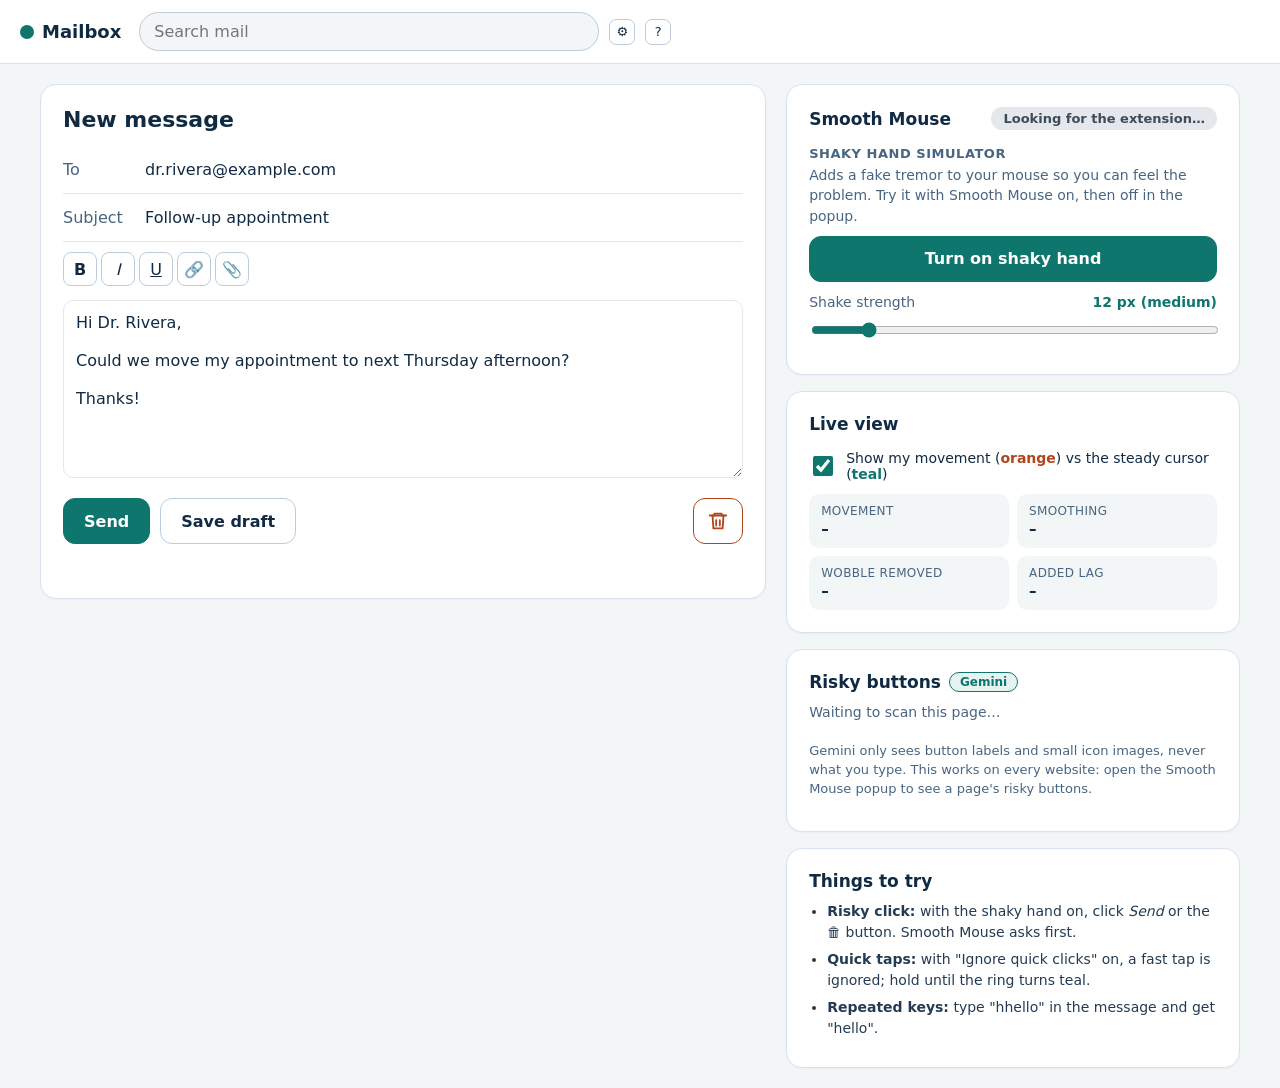
<file: demo/index.html>
<!doctype html>
<html lang="en">
<head>
  <meta charset="utf-8">
  <meta name="viewport" content="width=device-width, initial-scale=1">
  <!-- Tells the Smooth Mouse content script this is the demo page (live metrics, scan panel). -->
  <meta name="smooth-mouse-demo" content="1">
  <title>Smooth Mouse demo</title>
  <link rel="stylesheet" href="demo.css">
</head>
<body>
  <header class="topbar">
    <span class="logo"><span class="logo-dot" aria-hidden="true"></span>Mailbox</span>
    <label class="search">
      <span class="visually-hidden">Search mail</span>
      <input type="search" placeholder="Search mail">
    </label>
    <!-- Deliberately tiny icon buttons: realistic, hard-to-hit targets. -->
    <button class="tiny" aria-label="Settings" title="Settings">⚙</button>
    <button class="tiny" aria-label="Help" title="Help">?</button>
  </header>

  <main class="layout">
    <form id="compose" class="card compose" aria-labelledby="compose-title" autocomplete="off">
      <h1 id="compose-title">New message</h1>

      <label class="field">
        <span>To</span>
        <input id="to" type="text" value="dr.rivera@example.com">
      </label>
      <label class="field">
        <span>Subject</span>
        <input id="subject" type="text" value="Follow-up appointment">
      </label>

      <!-- Small formatting toolbar: mixed-size targets on purpose. -->
      <div class="toolbar" role="toolbar" aria-label="Formatting">
        <button type="button" class="small" aria-label="Bold"><b>B</b></button>
        <button type="button" class="small" aria-label="Italic"><i>I</i></button>
        <button type="button" class="small" aria-label="Underline"><u>U</u></button>
        <button type="button" class="small" aria-label="Insert link">🔗</button>
        <button type="button" class="small" aria-label="Attach file">📎</button>
      </div>

      <label class="field body-field">
        <span class="visually-hidden">Message body</span>
        <textarea id="body" rows="8">Hi Dr. Rivera,

Could we move my appointment to next Thursday afternoon?

Thanks!</textarea>
      </label>

      <div class="actions">
        <button type="submit" id="send" class="btn primary">Send</button>
        <button type="button" id="save" class="btn">Save draft</button>
        <span class="spacer"></span>
        <!-- Icon-only button with no text or label: the word list can't tell what it
             does, but Gemini (looking at the icon) can. -->
        <button type="button" id="discard" class="btn icon-btn danger">
          <svg width="22" height="22" viewBox="0 0 24 24" fill="none" stroke="currentColor" stroke-width="2" stroke-linecap="round" stroke-linejoin="round" aria-hidden="true">
            <path d="M3 6h18"/><path d="M8 6V4h8v2"/><path d="M6 6l1 14h10l1-14"/><path d="M10 11v6"/><path d="M14 11v6"/>
          </svg>
        </button>
      </div>
      <p id="compose-status" class="status" role="status" aria-live="polite"></p>
    </form>

    <aside class="tools" aria-label="Smooth Mouse tools">
      <section class="card panel">
        <div class="panel-head">
          <h2>Smooth Mouse</h2>
          <span id="ext-status" class="pill">Looking for the extension…</span>
        </div>
        <h3>Shaky hand simulator</h3>
        <p class="hint">Adds a fake tremor to your mouse so you can feel the problem. Try it with Smooth Mouse on, then off in the popup.</p>
        <button type="button" id="sim-toggle" class="btn primary wide" aria-pressed="false">Turn on shaky hand</button>
        <div class="sim-strength">
          <label for="sim-strength">Shake strength <output id="sim-strength-value" for="sim-strength">12 px (medium)</output></label>
          <input type="range" id="sim-strength" min="2" max="80" step="1" value="12">
        </div>
      </section>

      <section class="card panel" aria-labelledby="live-title">
        <h2 id="live-title">Live view</h2>
        <label class="check">
          <input type="checkbox" id="sm-show-trails" checked>
          <span>Show my movement (<span class="legend raw">orange</span>) vs the steady cursor (<span class="legend steady">teal</span>)</span>
        </label>
        <dl class="metrics">
          <div><dt>Movement</dt><dd id="sm-metric-class">–</dd></div>
          <div><dt>Smoothing</dt><dd id="sm-metric-strength">–</dd></div>
          <div><dt>Wobble removed</dt><dd id="sm-metric-jitter">–</dd></div>
          <div><dt>Added lag</dt><dd id="sm-metric-lag">–</dd></div>
        </dl>
      </section>

      <section class="card panel" aria-labelledby="scan-title">
        <h2 id="scan-title">Risky buttons <span class="gemini-chip">Gemini</span></h2>
        <p id="sm-gemini-status" class="hint">Waiting to scan this page…</p>
        <ul id="sm-gemini-scan" class="scan-list" aria-label="Risky buttons on this page"></ul>
        <p class="hint small-print">Gemini only sees button labels and small icon images, never what you type. This works on every website: open the Smooth Mouse popup to see a page's risky buttons.</p>
      </section>

      <section class="card panel" aria-labelledby="try-title">
        <h2 id="try-title">Things to try</h2>
        <ul class="try-list">
          <li><strong>Risky click:</strong> with the shaky hand on, click <em>Send</em> or the 🗑 button. Smooth Mouse asks first.</li>
          <li><strong>Quick taps:</strong> with "Ignore quick clicks" on, a fast tap is ignored; hold until the ring turns teal.</li>
          <li><strong>Repeated keys:</strong> type "hhello" in the message and get "hello".</li>
        </ul>
      </section>
    </aside>
  </main>

  <script src="demo.js"></script>
</body>
</html>
</file>
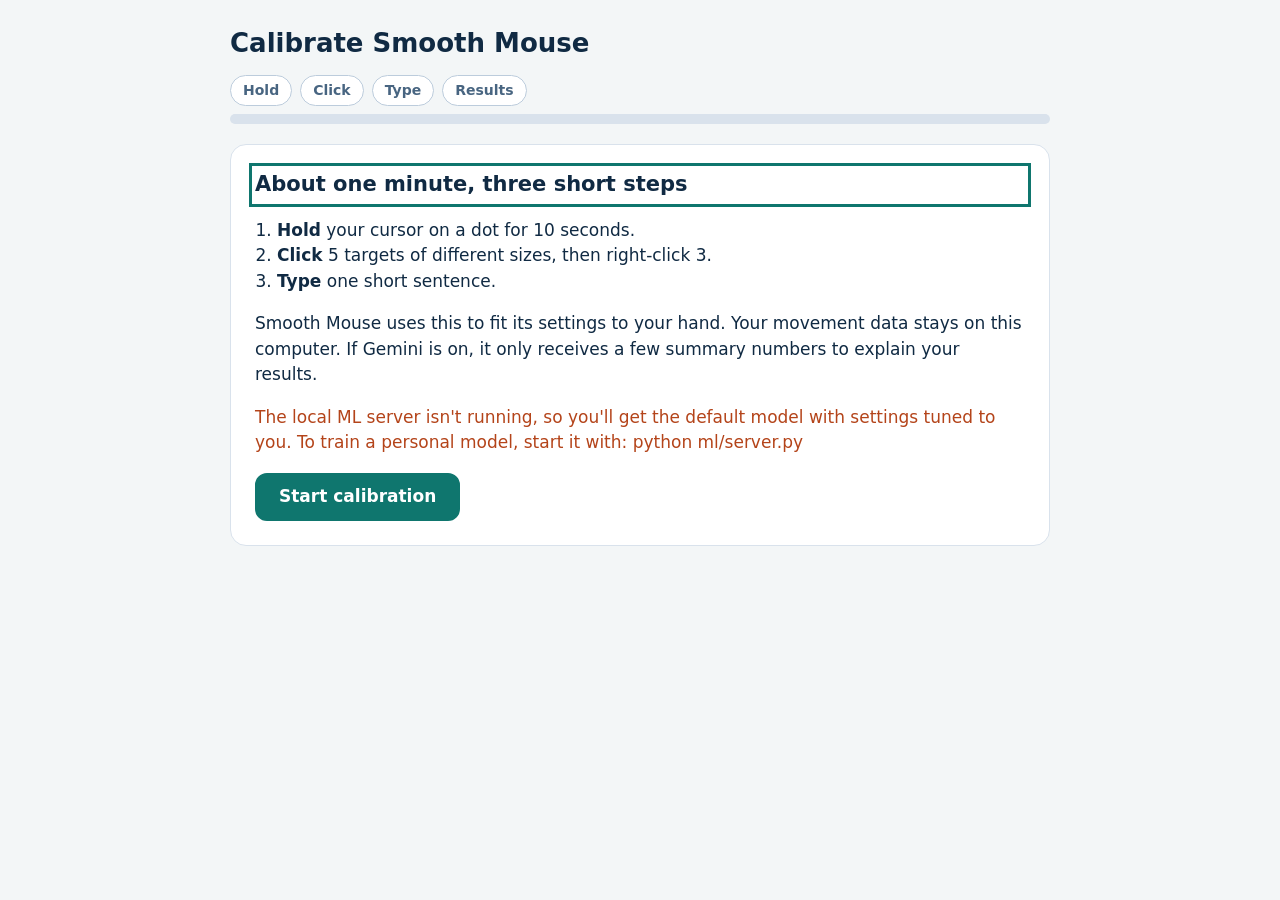
<file: calibrate/calibrate.html>
<!doctype html>
<html lang="en">
<head>
  <meta charset="utf-8">
  <meta name="viewport" content="width=device-width, initial-scale=1">
  <title>Smooth Mouse calibration</title>
  <link rel="stylesheet" href="calibrate.css">
</head>
<body>
  <main>
    <header class="top">
      <h1>Calibrate Smooth Mouse</h1>
      <ol class="steps" aria-label="Calibration progress">
        <li data-step="1">Hold</li>
        <li data-step="2">Click</li>
        <li data-step="3">Type</li>
        <li data-step="4">Results</li>
      </ol>
      <div class="progress" role="progressbar" aria-label="Calibration progress" aria-valuemin="0" aria-valuemax="100" aria-valuenow="0">
        <div class="progress-fill" id="progress-fill"></div>
      </div>
    </header>

    <!-- Intro -->
    <section class="card" id="screen-intro" aria-labelledby="intro-title">
      <h2 id="intro-title">About one minute, three short steps</h2>
      <ol class="intro-list">
        <li><strong>Hold</strong> your cursor on a dot for 10 seconds.</li>
        <li><strong>Click</strong> 5 targets of different sizes, then right-click 3.</li>
        <li><strong>Type</strong> one short sentence.</li>
      </ol>
      <p>Smooth Mouse uses this to fit its settings to your hand. Your movement data stays on this computer.
         If Gemini is on, it only receives a few summary numbers to explain your results.</p>
      <p id="server-status" class="status" role="status">Checking for the local ML server…</p>
      <button class="primary" id="start">Start calibration</button>
    </section>

    <!-- Step 1: hold -->
    <section class="card" id="screen-hold" hidden aria-labelledby="hold-title">
      <h2 id="hold-title">Step 1 of 3: Hold</h2>
      <p id="hold-instructions">Move your cursor onto the dot and rest it there. The timer starts when you reach the dot.</p>
      <div class="arena" id="hold-arena">
        <div class="hold-dot" id="hold-dot" aria-hidden="true"></div>
        <div class="hold-timer" id="hold-timer" aria-live="polite">10</div>
      </div>
      <button class="link" data-skip="hold">Skip this step</button>
    </section>

    <!-- Step 2: click targets -->
    <section class="card" id="screen-click" hidden aria-labelledby="click-title">
      <h2 id="click-title">Step 2 of 3: Click the targets</h2>
      <p>Click each circle as it appears, at your normal pace. <span id="click-count" aria-live="polite">0 of 5</span></p>
      <div class="arena" id="click-arena"></div>
      <button class="link" data-skip="click">Skip this step</button>
    </section>

    <!-- Step 2b: right-click targets -->
    <section class="card" id="screen-rclick" hidden aria-labelledby="rclick-title">
      <h2 id="rclick-title">Step 2 of 3: Right-click 3 targets</h2>
      <p>Now <strong>right-click</strong> each circle, at your normal pace. <span id="rclick-count" aria-live="polite">0 of 3</span></p>
      <div class="arena" id="rclick-arena"></div>
      <button class="link" data-skip="rclick">Skip this step</button>
    </section>

    <!-- Step 3: type -->
    <section class="card" id="screen-type" hidden aria-labelledby="type-title">
      <h2 id="type-title">Step 3 of 3: Type a sentence</h2>
      <p>Type this sentence, then press <strong>Continue</strong>. Typos are fine.</p>
      <p class="sentence" id="sentence">the quick brown fox jumps over the lazy dog</p>
      <label class="visually-hidden" for="type-box">Type the sentence here</label>
      <input id="type-box" type="text" autocomplete="off" autocapitalize="off" spellcheck="false">
      <div class="row">
        <button class="primary" id="type-done">Continue</button>
        <button class="link" data-skip="type">Skip this step</button>
      </div>
    </section>

    <!-- Working -->
    <section class="card" id="screen-working" hidden aria-labelledby="working-title">
      <h2 id="working-title">Personalizing your model…</h2>
      <p id="working-detail" role="status">Retraining the movement classifier on your data. This takes a few seconds.</p>
    </section>

    <!-- Results -->
    <section class="card" id="screen-results" hidden aria-labelledby="results-title">
      <h2 id="results-title">Your results</h2>
      <div class="explain" id="explain">
        <p id="explain-text"></p>
        <span class="tag" id="explain-tag"></span>
      </div>
      <h3>Your protections</h3>
      <p class="hint">Chosen for you from this calibration. You can switch any of them on or off in the Smooth Mouse popup.</p>
      <div class="protections" id="protections"></div>
      <p id="model-status" class="status"></p>
      <details class="details">
        <summary>Details: what we measured</summary>
        <ul class="facts" id="facts"></ul>
      </details>
      <p class="note">Smooth Mouse labels movement as <em>stable</em>, <em>uncertain</em> or <em>unstable</em>.
        These are engineering labels for cursor movement, not a medical diagnosis.</p>
      <div class="row">
        <button class="primary" id="finish">Done</button>
        <button class="secondary" id="again">Calibrate again</button>
      </div>
    </section>
  </main>
  <script src="../shared/settings.js"></script>
  <script src="calibrate.js"></script>
</body>
</html>
</file>
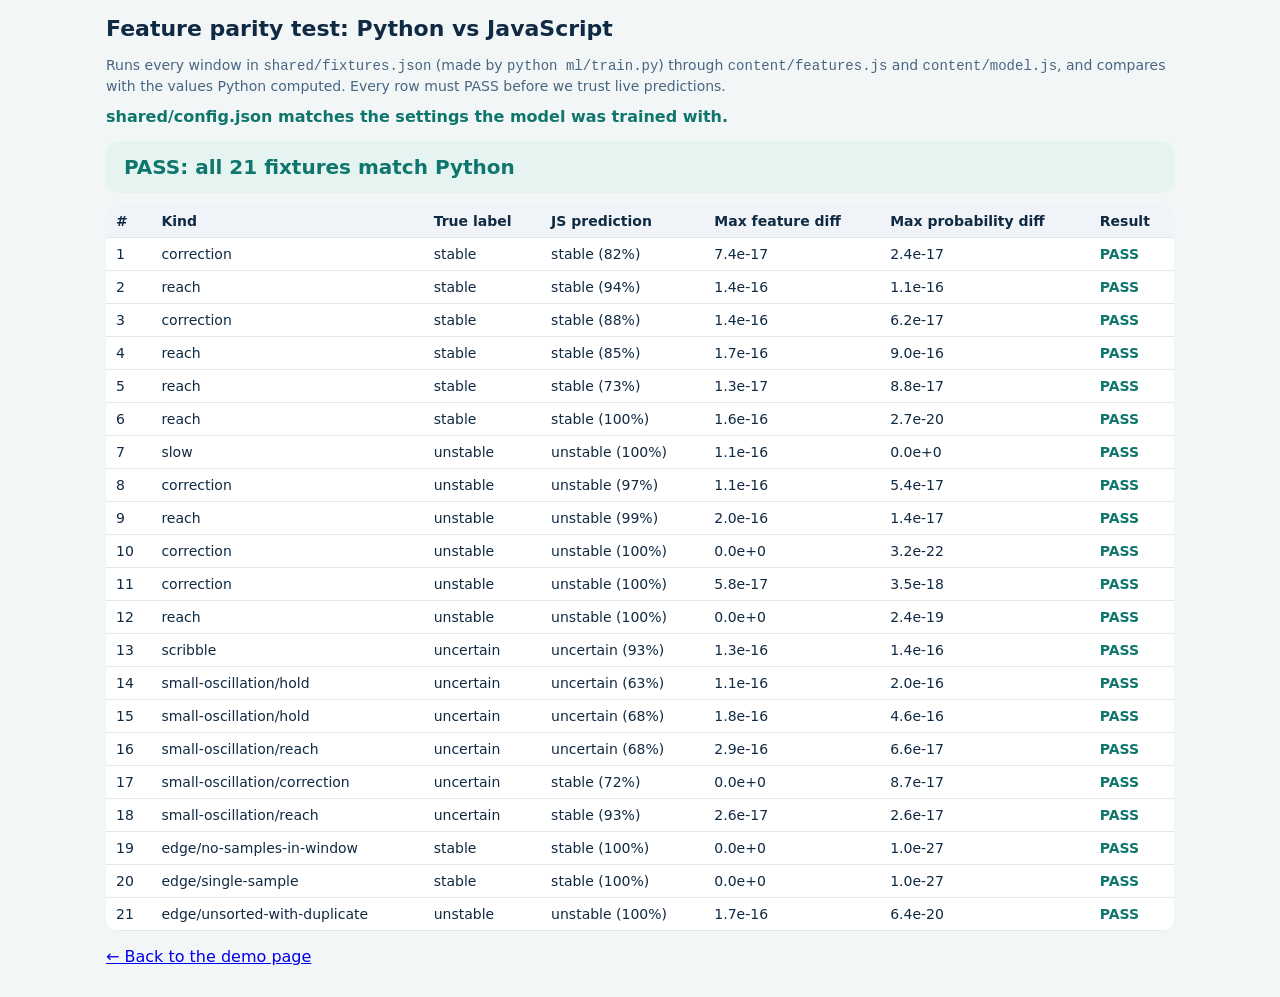
<file: demo/parity.html>
<!doctype html>
<html lang="en">
<head>
  <meta charset="utf-8">
  <meta name="viewport" content="width=device-width, initial-scale=1">
  <title>Smooth Mouse parity test</title>
  <link rel="stylesheet" href="demo.css">
  <style>
    main { max-width: 1100px; margin: 0 auto; padding: 16px; }
    .summary { font-size: 20px; font-weight: 700; padding: 14px 18px; border-radius: 12px; margin: 12px 0; }
    .summary.pass { background: #E6F4F1; color: #0F766E; }
    .summary.fail { background: #FBEAE3; color: #B4441A; }
    table { width: 100%; border-collapse: collapse; background: #fff; border-radius: 12px; overflow: hidden; font-size: 14px; }
    th, td { padding: 8px 10px; text-align: left; border-bottom: 1px solid #E4E7EB; }
    th { background: #F0F4F8; }
    td.num { font-variant-numeric: tabular-nums; }
    .PASS { color: #0F766E; font-weight: 700; }
    .FAIL { color: #B4441A; font-weight: 700; }
    .table-wrap { overflow-x: auto; }
  </style>
</head>
<body>
  <main>
    <h1>Feature parity test: Python vs JavaScript</h1>
    <p class="hint">Runs every window in <code>shared/fixtures.json</code> (made by <code>python ml/train.py</code>) through
      <code>content/features.js</code> and <code>content/model.js</code>, and compares with the values Python computed.
      Every row must PASS before we trust live predictions.</p>
    <p id="config-check" class="status"></p>
    <div id="summary" class="summary" role="status">Running…</div>
    <div class="table-wrap">
      <table aria-label="Parity results per fixture">
        <thead>
          <tr><th>#</th><th>Kind</th><th>True label</th><th>JS prediction</th>
              <th>Max feature diff</th><th>Max probability diff</th><th>Result</th></tr>
        </thead>
        <tbody id="rows"></tbody>
      </table>
    </div>
    <p><a href="index.html">← Back to the demo page</a></p>
  </main>

  <!-- The same files the extension uses, loaded straight from the repo. -->
  <script src="../content/features.js"></script>
  <script src="../content/model.js"></script>
  <script src="parity.js"></script>
</body>
</html>
</file>
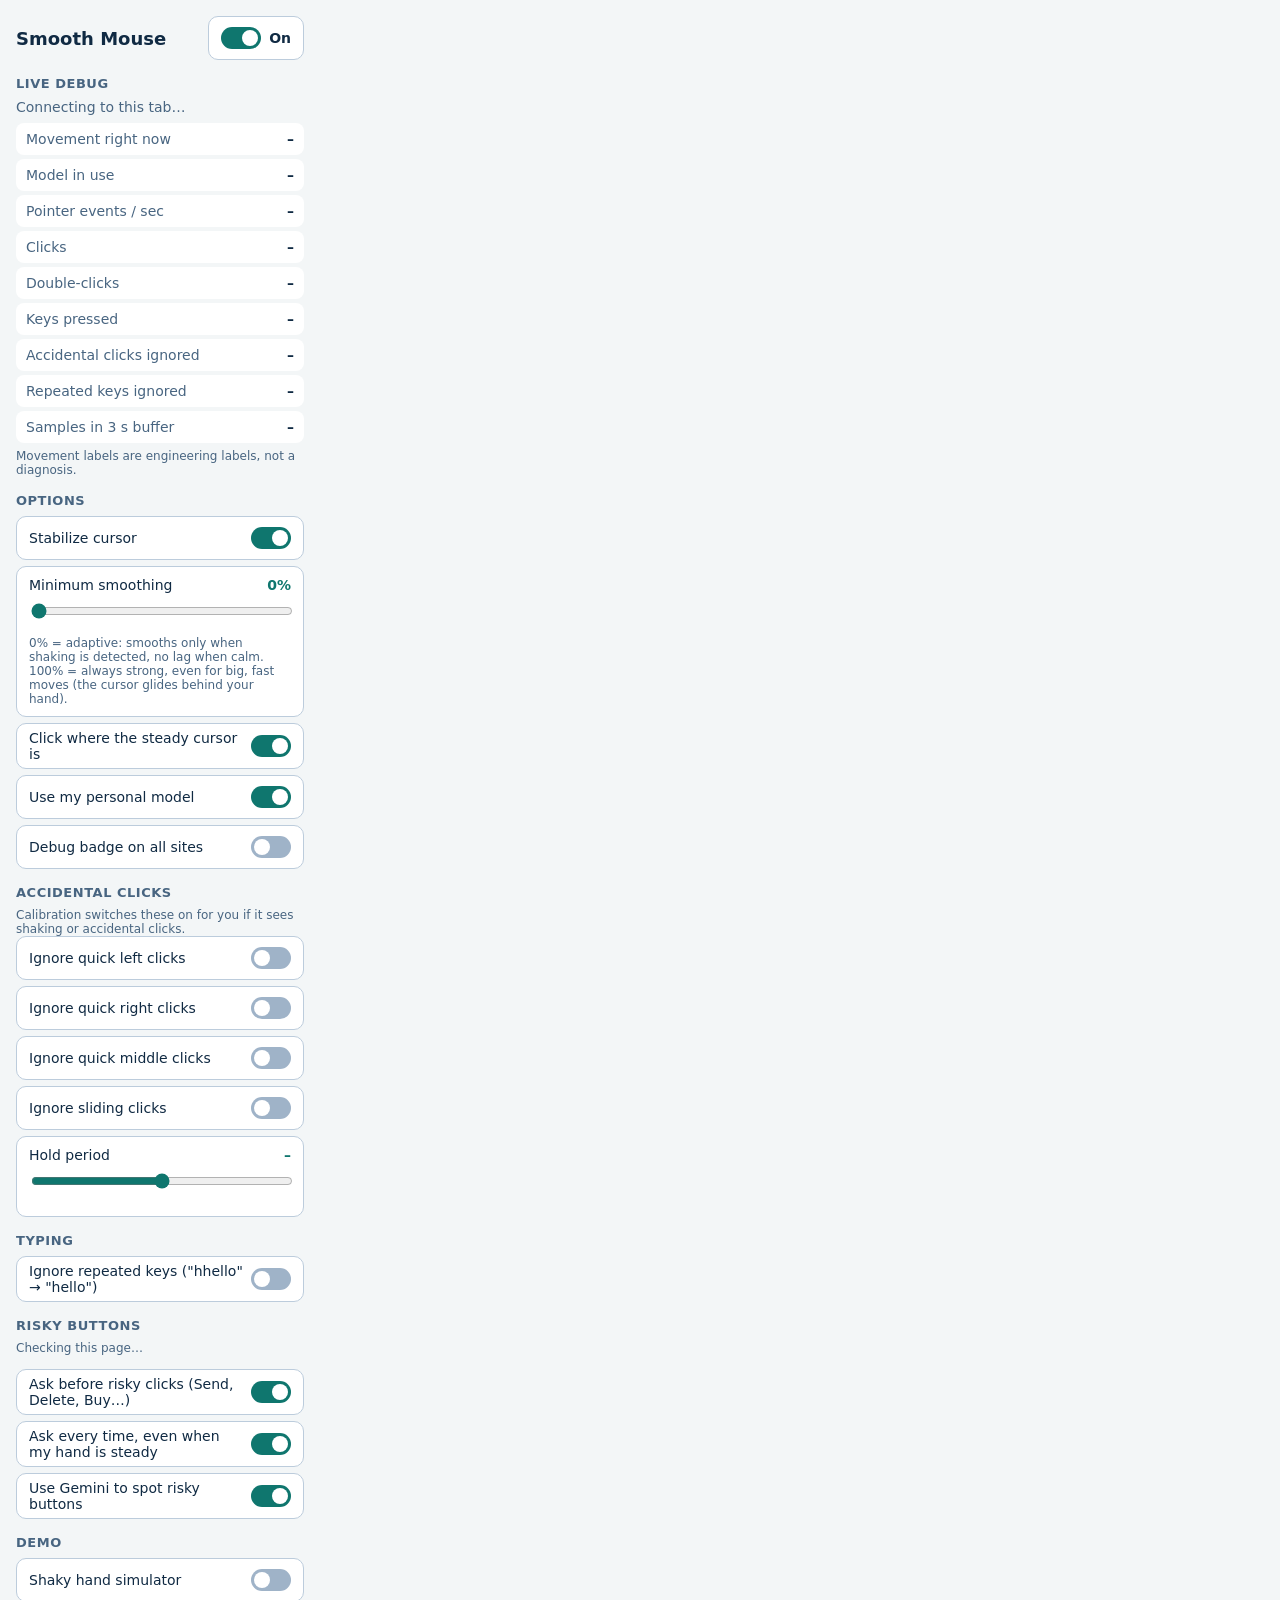
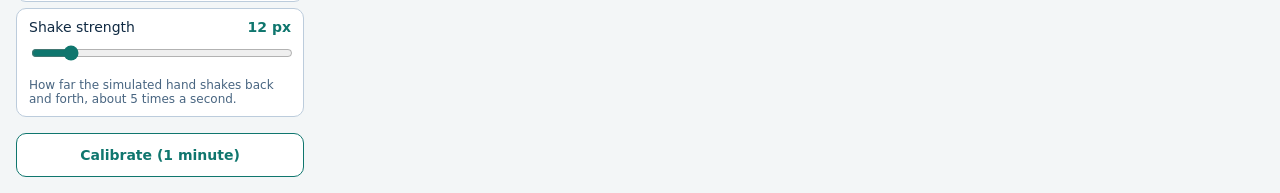
<file: popup/popup.html>
<!doctype html>
<html lang="en">
<head>
  <meta charset="utf-8">
  <title>Smooth Mouse</title>
  <link rel="stylesheet" href="popup.css">
</head>
<body>
  <header>
    <h1>Smooth Mouse</h1>
    <button class="switch" role="switch" aria-checked="true" data-setting="enabled" aria-label="Smooth Mouse on or off">
      <span class="switch-track" aria-hidden="true"><span class="switch-thumb"></span></span>
      <span class="switch-text">On</span>
    </button>
  </header>

  <section aria-labelledby="debug-title">
    <h2 id="debug-title">Live debug</h2>
    <p id="status" class="status" role="status">Connecting to this tab…</p>
    <dl class="stats">
      <div><dt>Movement right now</dt><dd id="movement">–</dd></div>
      <div><dt>Model in use</dt><dd id="model-kind">–</dd></div>
      <div><dt>Pointer events / sec</dt><dd id="pps">–</dd></div>
      <div><dt>Clicks</dt><dd id="clicks">–</dd></div>
      <div><dt>Double-clicks</dt><dd id="dblclicks">–</dd></div>
      <div><dt>Keys pressed</dt><dd id="keys">–</dd></div>
      <div><dt>Accidental clicks ignored</dt><dd id="clicks-ignored">–</dd></div>
      <div><dt>Repeated keys ignored</dt><dd id="keys-filtered">–</dd></div>
      <div><dt>Samples in 3 s buffer</dt><dd id="recent">–</dd></div>
    </dl>
    <p class="note">Movement labels are engineering labels, not a diagnosis.</p>
  </section>

  <section aria-labelledby="options-title">
    <h2 id="options-title">Options</h2>
    <button class="switch row" role="switch" aria-checked="true" data-setting="stabilize">
      <span class="switch-label">Stabilize cursor</span>
      <span class="switch-track" aria-hidden="true"><span class="switch-thumb"></span></span>
    </button>
    <div class="slider-row">
      <label for="min-smoothing">Minimum smoothing <output id="min-smoothing-value" for="min-smoothing">0%</output></label>
      <input type="range" id="min-smoothing" data-range-setting="minSmoothing" min="0" max="100" step="5" value="0"
             aria-describedby="min-smoothing-help">
      <p id="min-smoothing-help" class="note">0% = adaptive: smooths only when shaking is detected, no lag when calm.
        100% = always strong, even for big, fast moves (the cursor glides behind your hand).</p>
    </div>
    <button class="switch row" role="switch" aria-checked="true" data-setting="redirectClicks">
      <span class="switch-label">Click where the steady cursor is</span>
      <span class="switch-track" aria-hidden="true"><span class="switch-thumb"></span></span>
    </button>
    <button class="switch row" role="switch" aria-checked="true" data-setting="usePersonalModel">
      <span class="switch-label">Use my personal model</span>
      <span class="switch-track" aria-hidden="true"><span class="switch-thumb"></span></span>
    </button>
    <button class="switch row" role="switch" aria-checked="false" data-setting="showBadgeEverywhere">
      <span class="switch-label">Debug badge on all sites</span>
      <span class="switch-track" aria-hidden="true"><span class="switch-thumb"></span></span>
    </button>
  </section>

  <section aria-labelledby="clicks-title">
    <h2 id="clicks-title">Accidental clicks</h2>
    <p id="hold-info" class="note">Calibration switches these on for you if it sees shaking or accidental clicks.</p>
    <button class="switch row" role="switch" aria-checked="false" data-setting="ignoreLeft">
      <span class="switch-label">Ignore quick left clicks</span>
      <span class="switch-track" aria-hidden="true"><span class="switch-thumb"></span></span>
    </button>
    <button class="switch row" role="switch" aria-checked="false" data-setting="ignoreRight">
      <span class="switch-label">Ignore quick right clicks</span>
      <span class="switch-track" aria-hidden="true"><span class="switch-thumb"></span></span>
    </button>
    <button class="switch row" role="switch" aria-checked="false" data-setting="ignoreMiddle">
      <span class="switch-label">Ignore quick middle clicks</span>
      <span class="switch-track" aria-hidden="true"><span class="switch-thumb"></span></span>
    </button>
    <button class="switch row" role="switch" aria-checked="false" data-setting="shakyClicks">
      <span class="switch-label">Ignore sliding clicks</span>
      <span class="switch-track" aria-hidden="true"><span class="switch-thumb"></span></span>
    </button>
    <div class="slider-row">
      <label for="hold-slider">Hold period <output id="hold-value" for="hold-slider">–</output></label>
      <input type="range" id="hold-slider" min="40" max="800" step="10" aria-describedby="hold-source">
      <p id="hold-source" class="note"></p>
      <button id="hold-reset" class="secondary small-btn" hidden>Use calibrated value</button>
    </div>
  </section>

  <section aria-labelledby="help-title">
    <h2 id="help-title">Typing</h2>
    <button class="switch row" role="switch" aria-checked="false" data-setting="filterRepeatedKeys">
      <span class="switch-label">Ignore repeated keys ("hhello" → "hello")</span>
      <span class="switch-track" aria-hidden="true"><span class="switch-thumb"></span></span>
    </button>
  </section>

  <section aria-labelledby="risky-title">
    <h2 id="risky-title">Risky buttons</h2>
    <p id="risky-status" class="note">Checking this page…</p>
    <ul id="risky-list" class="risky-list" aria-label="Risky buttons on this page"></ul>
    <button class="switch row" role="switch" aria-checked="true" data-setting="riskyConfirm">
      <span class="switch-label">Ask before risky clicks (Send, Delete, Buy…)</span>
      <span class="switch-track" aria-hidden="true"><span class="switch-thumb"></span></span>
    </button>
    <button class="switch row" role="switch" aria-checked="true" data-setting="riskyAlways">
      <span class="switch-label">Ask every time, even when my hand is steady</span>
      <span class="switch-track" aria-hidden="true"><span class="switch-thumb"></span></span>
    </button>
    <button class="switch row" role="switch" aria-checked="true" data-setting="useGemini">
      <span class="switch-label">Use Gemini to spot risky buttons</span>
      <span class="switch-track" aria-hidden="true"><span class="switch-thumb"></span></span>
    </button>
  </section>

  <section aria-labelledby="demo-title">
    <h2 id="demo-title">Demo</h2>
    <button class="switch row" role="switch" aria-checked="false" data-setting="simulateTremor">
      <span class="switch-label">Shaky hand simulator</span>
      <span class="switch-track" aria-hidden="true"><span class="switch-thumb"></span></span>
    </button>
    <div class="slider-row">
      <label for="sim-strength">Shake strength <output id="sim-strength-value" for="sim-strength">12 px</output></label>
      <input type="range" id="sim-strength" data-range-setting="simAmplitudePx" data-unit="px" min="2" max="80" step="1" value="12">
      <p class="note">How far the simulated hand shakes back and forth, about 5 times a second.</p>
    </div>
  </section>

  <footer>
    <p id="calibration-info" class="note"></p>
    <button id="calibrate" class="secondary">Calibrate (1 minute)</button>
  </footer>
  <script src="../shared/settings.js"></script>
  <script src="popup.js"></script>
</body>
</html>
</file>
<file: demo/demo.css>
:root {
  --teal: #0F766E;
  --teal-dark: #0B5F58;
  --teal-darker: #084A44;
  --teal-tint: #E6F4F1;
  --ink: #102A43;
  --bg: #F3F6F7;
  --muted: #486581;
  --line: #BCCCDC;
  --warn: #B4441A;
  --warn-tint: #FBEAE3;
  font-family: system-ui, -apple-system, "Segoe UI", Roboto, sans-serif;
}
* { box-sizing: border-box; }
body { margin: 0; background: var(--bg); color: var(--ink); }
button, input, select, textarea { font: inherit; color: inherit; }
button { cursor: pointer; }
:focus-visible { outline: 3px solid var(--teal); outline-offset: 2px; }
.visually-hidden { position: absolute; width: 1px; height: 1px; overflow: hidden; clip: rect(0 0 0 0); white-space: nowrap; }

/* --- Top bar --- */
.topbar { display: flex; align-items: center; gap: 10px; padding: 12px 20px; background: #fff; border-bottom: 1px solid #D9E2EC; position: sticky; top: 0; z-index: 1; }
.logo { display: inline-flex; align-items: center; gap: 8px; font-weight: 800; font-size: 18px; margin-right: 8px; }
.logo-dot { width: 14px; height: 14px; border-radius: 50%; background: var(--teal); }
.search { flex: 1; max-width: 460px; }
.search input { width: 100%; padding: 9px 14px; border: 1px solid var(--line); border-radius: 999px; background: var(--bg); }

/* --- Layout --- */
.layout { display: grid; grid-template-columns: minmax(0, 1.6fr) minmax(300px, 1fr); gap: 20px; padding: 20px; max-width: 1240px; margin: 0 auto; align-items: start; }
@media (max-width: 860px) { .layout { grid-template-columns: 1fr; } }
.card { background: #fff; border-radius: 16px; padding: 22px; border: 1px solid #D9E2EC; box-shadow: 0 1px 2px rgba(16, 42, 67, 0.04); }
.tools { display: grid; gap: 16px; }
h1 { font-size: 22px; margin: 0 0 14px; }
h2 { font-size: 17px; margin: 0 0 10px; display: flex; align-items: center; gap: 8px; }
h3 { font-size: 13px; margin: 16px 0 4px; color: var(--muted); text-transform: uppercase; letter-spacing: .04em; }
.panel-head { display: flex; align-items: center; justify-content: space-between; gap: 8px; flex-wrap: wrap; }
.panel-head h2 { margin: 0; }

/* --- Compose form --- */
.field { display: flex; align-items: center; gap: 8px; border-bottom: 1px solid #E4E7EB; padding: 6px 0; }
.field > span { width: 70px; color: var(--muted); }
.field input { flex: 1; border: 0; padding: 8px 4px; background: transparent; }
.body-field { border-bottom: 0; }
.field textarea { flex: 1; border: 1px solid #E4E7EB; border-radius: 10px; padding: 12px; resize: vertical; margin-top: 6px; }
.toolbar { display: flex; gap: 4px; padding: 10px 0 2px; }

/* --- Buttons: every button visibly reacts to hover and to being pressed --- */
.btn, .tiny, .small {
  border: 1px solid var(--line);
  background: #fff;
  transition: background-color .12s, border-color .12s, transform .06s, box-shadow .15s;
}
.btn { min-height: 46px; padding: 0 20px; border-radius: 12px; font-weight: 650; }
.btn:hover, .tiny:hover, .small:hover { background: #F0F4F8; border-color: #9FB3C8; }
.btn:active, .tiny:active, .small:active { background: #D9E2EC; transform: translateY(1px) scale(0.98); }
.btn.primary { background: var(--teal); border-color: var(--teal); color: #fff; }
.btn.primary:hover { background: var(--teal-dark); border-color: var(--teal-dark); }
.btn.primary:active { background: var(--teal-darker); border-color: var(--teal-darker); }
.btn.danger { color: var(--warn); border-color: var(--warn); }
.btn.danger:hover { background: var(--warn-tint); }
.btn.danger:active { background: #F5CDBD; }
.btn.wide { width: 100%; }
.btn[aria-pressed="true"] { background: var(--warn); border-color: var(--warn); color: #fff; }
.btn[aria-pressed="true"]:hover { background: #973813; }
/* Flash after every click, including clicks Smooth Mouse redirected to a button
   (those don't trigger :active, because no real mouse button went down on it). */
.just-clicked { background: #D9E2EC !important; box-shadow: 0 0 0 4px rgba(15, 118, 110, 0.35); }
.btn.primary.just-clicked { background: var(--teal-darker) !important; }
.btn.danger.just-clicked { background: #F5CDBD !important; }

/* Deliberately small, hard-to-hit buttons (the steady cursor helps with these). */
.tiny { width: 26px; height: 26px; padding: 0; border-radius: 7px; font-size: 13px; }
.small { width: 34px; height: 34px; padding: 0; border-radius: 8px; }
.icon-btn { width: 50px; padding: 0; display: inline-flex; align-items: center; justify-content: center; }

.actions { display: flex; gap: 10px; align-items: center; margin-top: 14px; flex-wrap: wrap; }
.spacer { flex: 1; }

/* --- Status text --- */
.status { color: var(--muted); min-height: 1.4em; margin: 10px 0 0; }
.status.ok { color: var(--teal); font-weight: 600; }
.status.warn { color: var(--warn); font-weight: 600; }
.pill { font-size: 13px; font-weight: 700; padding: 4px 12px; border-radius: 999px; background: #E4E7EB; color: #3E4C59; }
.pill.ok { background: var(--teal-tint); color: var(--teal); }
.pill.warn { background: var(--warn-tint); color: var(--warn); }
.hint { color: var(--muted); font-size: 14px; margin: 0 0 10px; line-height: 1.45; }
.small-print { font-size: 13px; margin-top: 10px; }

/* --- Simulator --- */
.sim-strength { margin-top: 12px; }
.sim-strength label { display: flex; justify-content: space-between; font-size: 14px; color: var(--muted); }
.sim-strength output { font-weight: 700; color: var(--teal); font-variant-numeric: tabular-nums; }
.sim-strength input { width: 100%; min-height: 36px; accent-color: var(--teal); }

/* --- Live view --- */
.check { display: flex; align-items: center; gap: 10px; min-height: 44px; cursor: pointer; font-size: 14px; }
.check input { width: 20px; height: 20px; accent-color: var(--teal); flex: 0 0 auto; }
.legend { font-weight: 700; }
.legend.raw { color: var(--warn); }
.legend.steady { color: var(--teal); }
.metrics { margin: 6px 0 0; display: grid; grid-template-columns: 1fr 1fr; gap: 8px; }
.metrics div { background: var(--bg); border-radius: 10px; padding: 10px 12px; }
.metrics dt { color: var(--muted); font-size: 12px; text-transform: uppercase; letter-spacing: .03em; }
.metrics dd { margin: 2px 0 0; font-weight: 700; font-variant-numeric: tabular-nums; font-size: 15px; }

/* --- Risky buttons scan --- */
.gemini-chip { font-size: 12px; font-weight: 700; padding: 2px 10px; border-radius: 999px; background: var(--teal-tint); color: var(--teal); border: 1px solid var(--teal); }
.scan-list { list-style: none; padding: 0; margin: 0; display: grid; gap: 6px; }
.scan-list li { background: var(--bg); border-radius: 10px; padding: 9px 12px; font-size: 14px; }
.scan-why { display: block; color: var(--muted); margin-top: 2px; }
.scan-tag { font-size: 12px; font-weight: 700; padding: 1px 8px; border-radius: 999px; border: 1px solid var(--line); color: var(--muted); }
.scan-tag.gemini { border-color: var(--teal); color: var(--teal); background: var(--teal-tint); }

/* --- Things to try --- */
.try-list { margin: 0; padding-left: 18px; font-size: 14px; line-height: 1.5; color: #243B53; }
.try-list li { margin: 6px 0; }
</file>
<file: calibrate/calibrate.css>
:root {
  --teal: #0F766E;
  --ink: #102A43;
  --bg: #F3F6F7;
  --muted: #486581;
  --line: #BCCCDC;
  --warn: #B4441A;
  font-family: system-ui, -apple-system, "Segoe UI", Roboto, sans-serif;
}
* { box-sizing: border-box; }
body { margin: 0; padding: 24px 16px 48px; background: var(--bg); color: var(--ink); font-size: 17px; line-height: 1.5; }
main { max-width: 820px; margin: 0 auto; }
h1 { font-size: 26px; margin: 0 0 12px; }
h2 { font-size: 21px; margin: 0 0 8px; }
h3 { font-size: 16px; margin: 20px 0 6px; color: var(--muted); text-transform: uppercase; letter-spacing: .04em; }
button { font: inherit; cursor: pointer; min-height: 48px; border-radius: 12px; padding: 0 22px; }
:focus-visible { outline: 3px solid var(--teal); outline-offset: 3px; }
.primary { background: var(--teal); color: #fff; border: 2px solid var(--teal); font-weight: 700; }
.secondary { background: #fff; color: var(--teal); border: 2px solid var(--teal); font-weight: 700; }
.link { background: none; border: none; color: var(--muted); text-decoration: underline; padding: 0 8px; }
.row { display: flex; gap: 12px; align-items: center; flex-wrap: wrap; margin-top: 16px; }
.visually-hidden { position: absolute; width: 1px; height: 1px; overflow: hidden; clip: rect(0 0 0 0); white-space: nowrap; }

.steps { display: flex; gap: 8px; list-style: none; padding: 0; margin: 0 0 8px; flex-wrap: wrap; }
.steps li { padding: 4px 12px; border-radius: 999px; background: #fff; border: 1px solid var(--line); color: var(--muted); font-size: 14px; font-weight: 600; }
.steps li.current { background: var(--teal); border-color: var(--teal); color: #fff; }
.steps li.done { border-color: var(--teal); color: var(--teal); }
.progress { height: 10px; background: #D9E2EC; border-radius: 5px; overflow: hidden; margin-bottom: 20px; }
.progress-fill { height: 100%; width: 0; background: var(--teal); transition: width .3s; }

.card { background: #fff; border: 1px solid #D9E2EC; border-radius: 16px; padding: 24px; }
.intro-list { padding-left: 22px; }
.status { color: var(--muted); }
.status.ok { color: var(--teal); }
.status.warn { color: var(--warn); }

.arena { position: relative; height: 380px; margin: 12px 0; border-radius: 12px; background: var(--bg); border: 1px dashed var(--line); overflow: hidden; }
.hold-dot { position: absolute; left: 50%; top: 50%; width: 28px; height: 28px; margin: -14px 0 0 -14px; border-radius: 50%; background: var(--teal); box-shadow: 0 0 0 10px rgba(15, 118, 110, .15); }
.hold-dot.active { box-shadow: 0 0 0 10px rgba(15, 118, 110, .35); }
.hold-timer { position: absolute; left: 0; right: 0; bottom: 16px; text-align: center; font-size: 28px; font-weight: 800; font-variant-numeric: tabular-nums; color: var(--muted); }

.target { position: absolute; border-radius: 50%; border: 3px solid var(--teal); background: rgba(15, 118, 110, .12); padding: 0; min-height: 0; }
.target::after { content: ""; position: absolute; left: 50%; top: 50%; width: 6px; height: 6px; margin: -3px 0 0 -3px; border-radius: 50%; background: var(--teal); }

.sentence { font-size: 22px; font-weight: 600; background: var(--bg); padding: 12px 16px; border-radius: 10px; }
#type-box { width: 100%; font: inherit; font-size: 20px; padding: 12px 14px; border: 2px solid var(--line); border-radius: 10px; }

.explain { background: #E6F4F1; border-radius: 12px; padding: 16px 18px; }
.explain p { margin: 0 0 8px; font-size: 18px; }
.tag { display: inline-block; font-size: 13px; font-weight: 700; padding: 2px 10px; border-radius: 999px; background: #fff; color: var(--teal); border: 1px solid var(--teal); }
.tag.plain { color: var(--muted); border-color: var(--line); }
.facts { padding-left: 20px; margin: 0; }
.facts li { margin: 4px 0; }
.note { font-size: 14px; color: var(--muted); margin-top: 20px; }

.hint { color: var(--muted); margin: 0 0 10px; }
.protections { display: grid; gap: 12px; grid-template-columns: repeat(auto-fit, minmax(300px, 1fr)); }
.protection { border: 2px solid #D9E2EC; border-radius: 14px; padding: 14px 16px; background: #fff; }
.protection.on { border-color: var(--teal); }
.protection-head { display: flex; align-items: center; justify-content: space-between; gap: 8px; margin-bottom: 6px; }
.protection h4 { margin: 0; font-size: 18px; }
.protection p { margin: 6px 0 0; font-size: 16px; }
.protection .why { color: var(--muted); }
.pill { font-size: 14px; font-weight: 800; padding: 2px 12px; border-radius: 999px; background: #E4E7EB; color: #3E4C59; }
.protection.on .pill { background: var(--teal); color: #fff; }
.details { margin-top: 16px; }
.details summary { cursor: pointer; font-weight: 700; color: var(--muted); min-height: 44px; display: flex; align-items: center; }
</file>
<file: popup/popup.css>
:root {
  --teal: #0F766E;
  --ink: #102A43;
  --bg: #F3F6F7;
  --muted: #486581;
  --warn: #B4441A;
  font-family: system-ui, -apple-system, "Segoe UI", Roboto, sans-serif;
}
* { box-sizing: border-box; }
body { margin: 0; width: 320px; padding: 16px; background: var(--bg); color: var(--ink); font-size: 14px; }
header { display: flex; align-items: center; justify-content: space-between; gap: 8px; }
h1 { font-size: 18px; margin: 0; }
h2 { font-size: 13px; text-transform: uppercase; letter-spacing: .04em; color: var(--muted); margin: 16px 0 8px; }

button { font: inherit; min-height: 44px; border-radius: 10px; cursor: pointer; }
button:focus-visible { outline: 3px solid var(--teal); outline-offset: 2px; }

.switch { display: flex; align-items: center; gap: 8px; padding: 0 12px; border: 1px solid #BCCCDC; background: #fff; color: var(--ink); font-weight: 600; }
.switch-track { width: 40px; height: 22px; border-radius: 11px; background: #9FB3C8; position: relative; transition: background .15s; }
.switch-thumb { position: absolute; top: 3px; left: 3px; width: 16px; height: 16px; border-radius: 50%; background: #fff; transition: left .15s; }
.switch[aria-checked="true"] .switch-track { background: var(--teal); }
.switch[aria-checked="true"] .switch-thumb { left: 21px; }

.status { margin: 0 0 8px; color: var(--muted); }
.status.warn { color: var(--warn); }
.stats { margin: 0; display: grid; gap: 4px; }
.stats div { display: flex; justify-content: space-between; background: #fff; border-radius: 8px; padding: 8px 10px; }
.stats dt { color: var(--muted); }
.stats dd { margin: 0; font-weight: 700; font-variant-numeric: tabular-nums; }

footer { margin-top: 16px; }
.secondary { width: 100%; border: 1px solid var(--teal); background: #fff; color: var(--teal); font-weight: 600; }

.switch.row { width: 100%; justify-content: space-between; font-weight: 500; }
.note { font-size: 12px; color: var(--muted); margin: 6px 0 0; }
#movement[data-label="unstable"] { color: var(--warn); }
#movement[data-label="stable"] { color: var(--teal); }
.switch.row + .switch.row { margin-top: 6px; }

.slider-row { background: #fff; border: 1px solid #BCCCDC; border-radius: 10px; padding: 10px 12px; margin: 6px 0; }
.slider-row label { display: flex; justify-content: space-between; font-weight: 500; }
.slider-row output { font-weight: 700; font-variant-numeric: tabular-nums; color: var(--teal); }
.slider-row input[type="range"] { width: 100%; min-height: 32px; accent-color: var(--teal); }
.small-btn { min-height: 44px; width: 100%; margin-top: 6px; font-size: 13px; }

/* Long labels wrap onto two lines; the toggle itself must never be squeezed. */
.switch-track { flex: 0 0 40px; }
.switch.row .switch-label { flex: 1; text-align: left; padding: 6px 0; }

.risky-list { list-style: none; padding: 0; margin: 6px 0 8px; display: grid; gap: 4px; max-height: 180px; overflow-y: auto; }
.risky-list li { background: #fff; border: 1px solid #D9E2EC; border-radius: 8px; padding: 6px 10px; font-size: 13px; }
.risky-list .why { display: block; color: var(--muted); font-size: 12px; }
.risky-list .src { font-size: 11px; font-weight: 700; padding: 0 6px; border-radius: 999px; border: 1px solid #BCCCDC; color: var(--muted); margin-left: 4px; }
.risky-list .src.gemini { border-color: var(--teal); color: var(--teal); background: #E6F4F1; }
</file>
